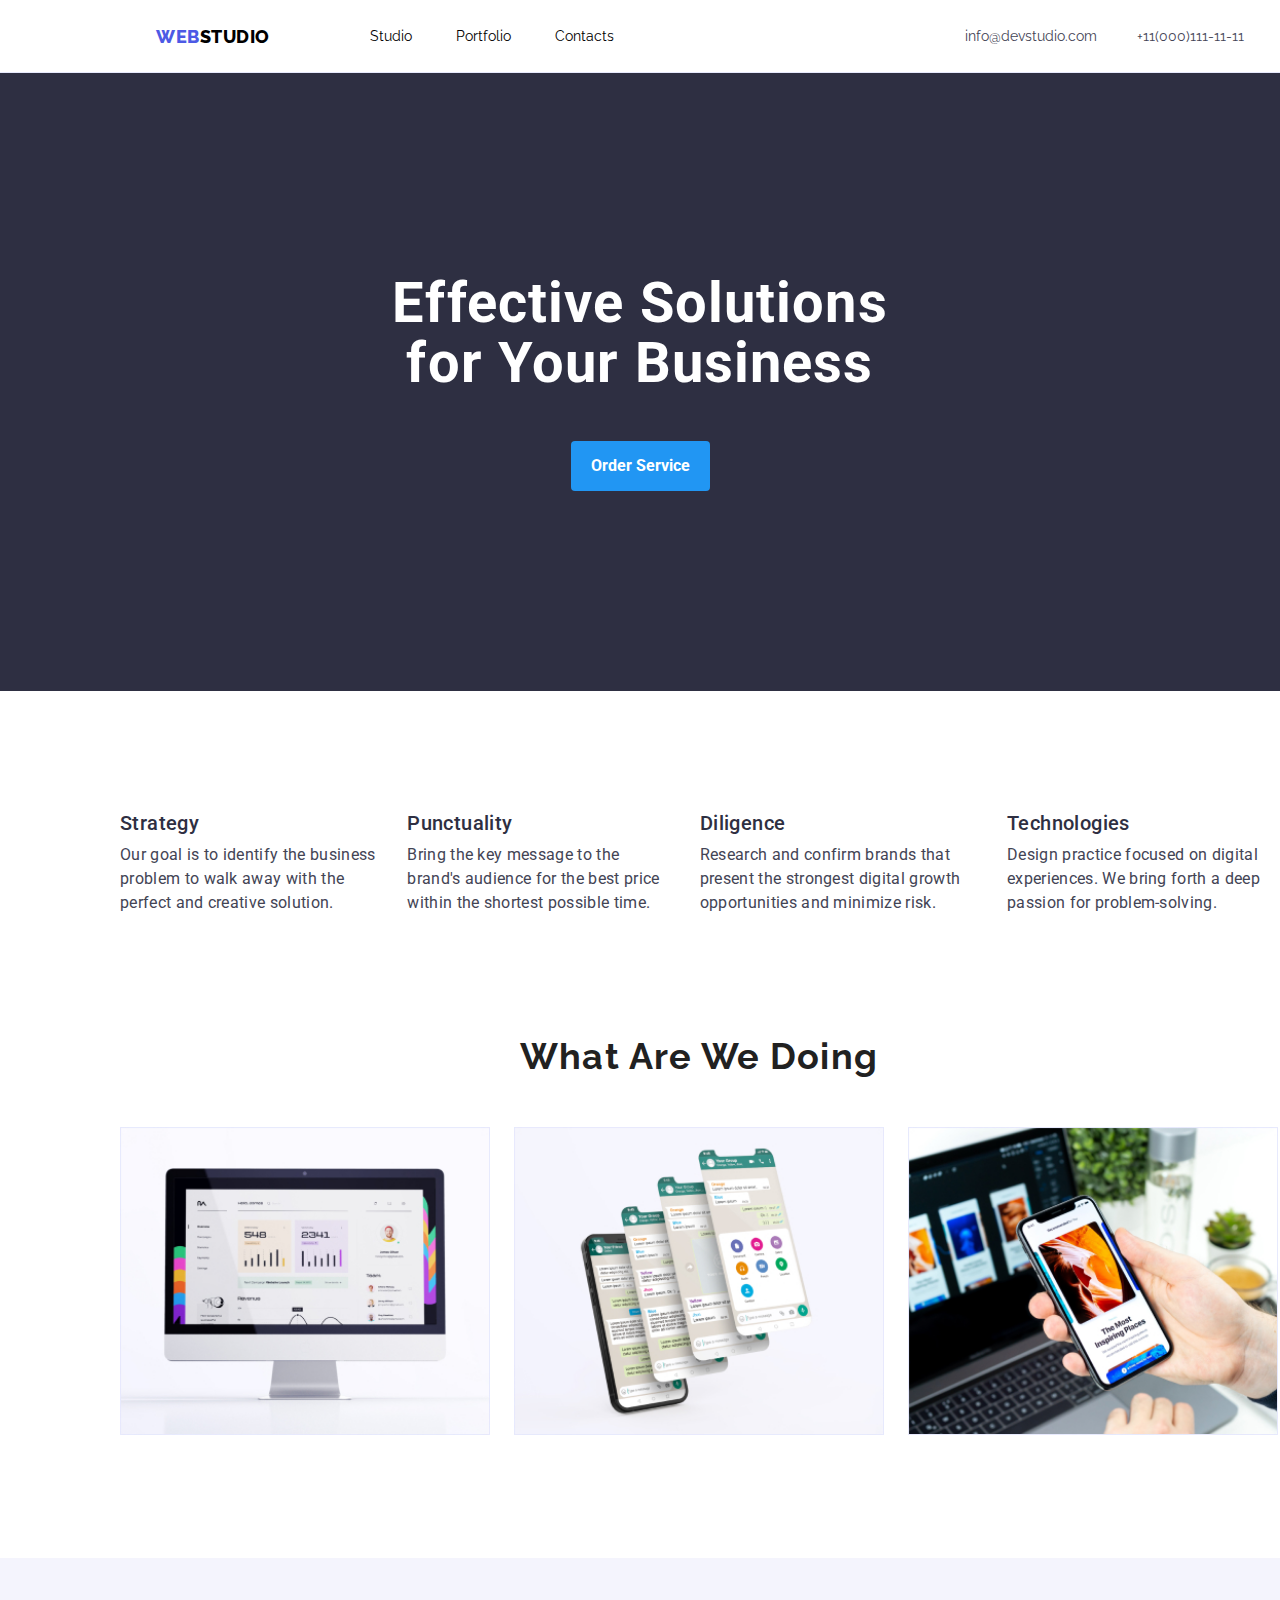
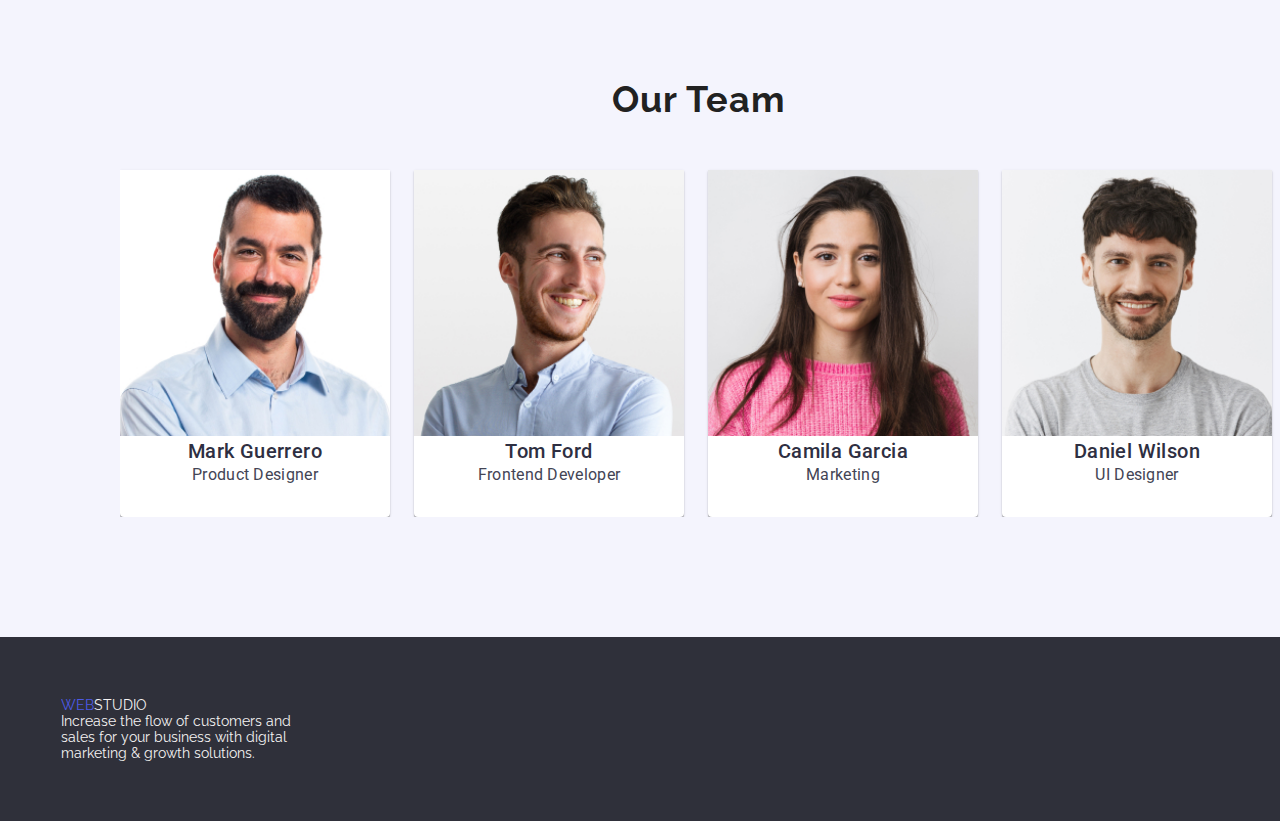
<file: index.html>
<!DOCTYPE html>
<html lang="en">
  <head>
    <meta charset="UTF-8" />
    <meta name="viewport" content="width=device-width, initial-scale=1.0" />
    <title>Webstudio</title>
    <link
      rel="stylesheet"
      href="https://fonts.googleapis.com/css2?family=Raleway:wght@700&family=Roboto:wght@400;500;700;900&display=swap"
    />
    <link
      rel="stylesheet"
      href="https://cdnjs.cloudflare.com/ajax/libs/modern-normalize/2.0.0/modern-normalize.min.css"
      integrity="sha512-4xo8blKMVCiXpTaLzQSLSw3KFOVPWhm/TRtuPVc4WG6kUgjH6J03IBuG7JZPkcWMxJ5huwaBpOpnwYElP/m6wg=="
      crossorigin="anonymous"
      referrerpolicy="no-referrer"
    />
    <link rel="stylesheet" href="./css/styles.css" />
  </head>
  <body>
    <header class="headerBoarder">
      <div class="container header-container">
        <nav class="nav-container">
          <a class="link nav-logo-text" href="./index.html"
            ><span class="web-color">WEB</span>STUDIO</a
          >
          <ul class="list nav-links-list">
            <li class="nav-links-items">
              <a class="link nav-links" href="./index.html">Studio</a>
            </li>
            <li class="nav-links-items">
              <a class="link nav-links" href="./portfolio.html">Portfolio</a>
            </li>
            <li class="nav-links-items">
              <a class="link nav-links" href="#">Contacts</a>
            </li>
          </ul>
        </nav>
        <ul class="list nav-contacts">
          <li class="nav-links-items">
            <a class="link nav-contact-links" href="mailto:info@devstudio.com"
              >info@devstudio.com</a
            >
          </li>
          <li class="nav-links-items">
            <a class="link nav-contact-links" href="tel:+639352629045"
              >+11(000)111-11-11</a
            >
          </li>
        </ul>
      </div>
    </header>
    <main>
      <!-- this is the hero section -->
      <section class="hero">
        <div class="container hero-container">
          <h1 class="hero-container-text">
            Effective Solutions<br />
            for Your Business
          </h1>
          <button type="submit" class="hero-container-button">
            Order Service
          </button>
        </div>
      </section>
      <!-- this is the services section -->
      <section class="section">
        <div class="container content-container">
          <ul class="list content-list">
            <li class="text-container">
              <h3 class="text-title">Strategy</h3>
              <p class="text">
                Our goal is to identify the business problem to walk away with
                the perfect and creative solution.
              </p>
            </li>

            <li class="text-container">
              <h3 class="text-title">Punctuality</h3>
              <p class="text">
                Bring the key message to the brand's audience for the best price
                within the shortest possible time.
              </p>
            </li>

            <li class="text-container">
              <h3 class="text-title">Diligence</h3>
              <p class="text">
                Research and confirm brands that present the strongest digital
                growth opportunities and minimize risk.
              </p>
            </li>

            <li class="text-container">
              <h3 class="text-title">Technologies</h3>
              <p class="text">
                Design practice focused on digital experiences. We bring forth a
                deep passion for problem-solving.
              </p>
            </li>
          </ul>
        </div>
      </section>

      <!--this is the services section  -->
      <section class="section section-padding-to-zero">
        <div class="container flex-container">
          <h2 class="title">What Are We Doing</h2>
          <ul class="list what-we-do-lists">
            <li class="what-we-do-item">
              <img
                src="./images/desktop.jpg"
                alt="What we do image 1"
                width="370"
              />
            </li>
            <li class="what-we-do-item">
              <img
                src="./images/mobilephone.jpg"
                alt="What we do image 2"
                width="370"
              />
            </li>
            <li class="what-we-do-item">
              <img
                src="./images/phone.jpg"
                alt="What we do image 3"
                width="370"
              />
            </li>
          </ul>
        </div>
      </section>

      <!-- this is our team section -->
      <section class="section our-team-container">
        <div class="container flex-container">
          <h2 class="title">Our Team</h2>
          <ul class="list team-list">
            <li class="team-item">
              <img
                class="team-image"
                src="./images/mark.jpg"
                alt="Picture of Mark"
                width="270"
              />
              <h3 class="team-name">Mark Guerrero</h3>
              <p class="team-title">Product Designer</p>
            </li>
            <li class="team-item">
              <img
                class="team-image"
                src="./images/tom.jpg"
                alt="Picture of Tom"
                width="270"
              />
              <h3 class="team-name">Tom Ford</h3>
              <p class="team-title">Frontend Developer</p>
            </li>

            <li class="team-item">
              <img
                class="team-image"
                src="./images/camila.jpg"
                alt="Picture of Camila"
                width="270"
              />
              <h3 class="team-name">Camila Garcia</h3>
              <p class="team-title">Marketing</p>
            </li>

            <li class="team-item">
              <img
                class="team-image"
                src="./images/daniel.jpg"
                alt="Picture of Daniel"
                width="270"
              />
              <h3 class="team-name">Daniel Wilson</h3>
              <p class="team-title">UI Designer</p>
            </li>
          </ul>
        </div>
      </section>
    </main>
    <footer class="footer">
      <div class="container flex-container">
        <a class="link footer-text" href="./index.html"
          ><span class="web-color">WEB</span
          ><span class="studio-color">STUDIO</span></a
        >
        <p class="footer-p">
          Increase the flow of customers and<br />
          sales for your business with digital<br />
          marketing & growth solutions.
        </p>
      </div>
    </footer>
  </body>
</html>
</file>
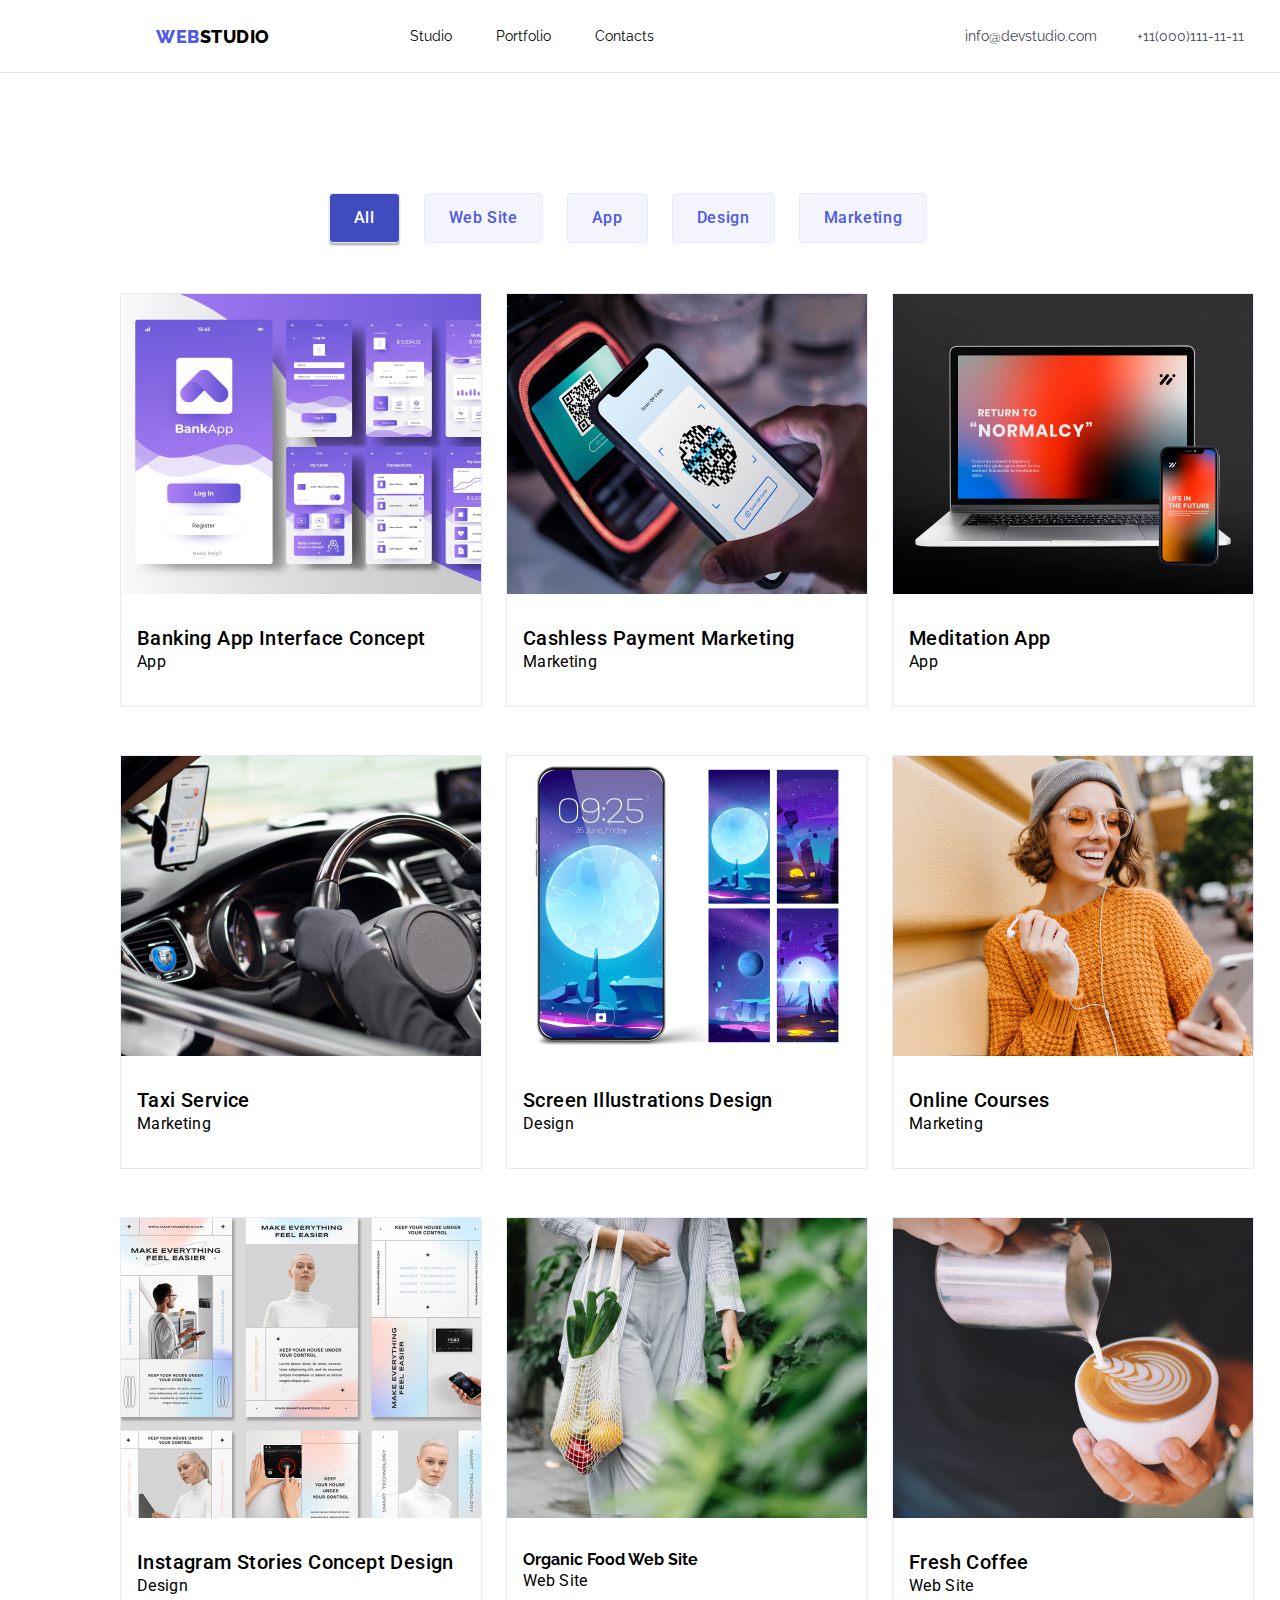
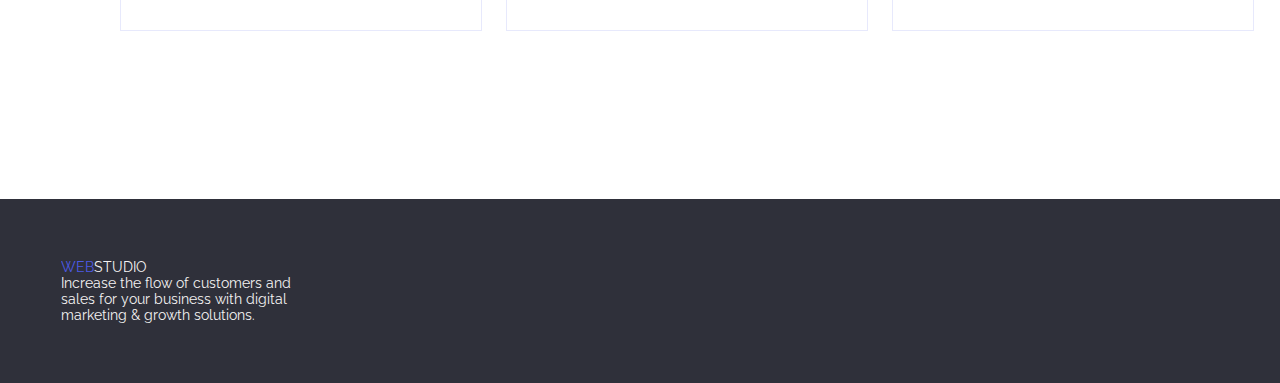
<file: portfolio.html>
<!DOCTYPE html>
<html lang="en">
  <head>
    <meta charset="UTF-8" />
    <meta name="viewport" content="width=device-width, initial-scale=1.0" />
    <title>Portfolio</title>

    <link
      rel="stylesheet"
      href="https://fonts.googleapis.com/css2?family=Raleway:wght@700&family=Roboto:wght@400;500;700;900&display=swap"
    />
    <link
      rel="stylesheet"
      href="https://cdnjs.cloudflare.com/ajax/libs/modern-normalize/2.0.0/modern-normalize.min.css"
      integrity="sha512-4xo8blKMVCiXpTaLzQSLSw3KFOVPWhm/TRtuPVc4WG6kUgjH6J03IBuG7JZPkcWMxJ5huwaBpOpnwYElP/m6wg=="
      crossorigin="anonymous"
      referrerpolicy="no-referrer"
    />
    <link rel="stylesheet" href="./css/styles.css" />
  </head>
  <body>
    <header class="headerBoarder">
      <div class="container header-container">
        <nav class="nav-container">
          <a class="link nav-logo-text" href="./index.html"
            ><span class="web-color">WEB</span>STUDIO</a
          >
          <ul class="nav-links-list">
            <li class="nav-links-items">
              <a class="link nav-links" href="./index.html">Studio</a>
            </li>
            <li class="nav-links-items">
              <a class="link nav-links" href="./portfolio.html">Portfolio</a>
            </li>
            <li class="nav-links-items">
              <a class="link nav-links" href="#">Contacts</a>
            </li>
          </ul>
        </nav>

        <ul class="list nav-contacts">
          <li class="nav-links-items">
            <a class="link nav-contact-links" href="mailto:info@devstudio.com"
              >info@devstudio.com</a
            >
          </li>
          <li class="nav-links-items">
            <a class="link nav-contact-links" href="tel:+639352629045"
              >+11(000)111-11-11</a
            >
          </li>
        </ul>
      </div>
    </header>
    <main>
      <section class="section">
        <div class="container"></div>
        <ul class="list filter">
          <li class="filter-item">
            <button type="button" class="filter-button current-filter">
              All
            </button>
          </li>
          <li class="filter-item">
            <button type="button" class="filter-button">Web Site</button>
          </li>
          <li class="filter-item">
            <button type="button" class="filter-button">App</button>
          </li>
          <li class="filter-item">
            <button type="button" class="filter-button">Design</button>
          </li>
          <li class="filter-item">
            <button type="button" class="filter-button">Marketing</button>
          </li>
        </ul>
        <div class="container">
          <ul class="list products">
            <li class="product-item">
              <img src="./images/img1.jpg" alt="Banking Interface Concept" />
              <div class="product-wrapper">
                <h3 class="product-title">Banking App Interface Concept</h3>
                <p class="product-description">App</p>
              </div>
            </li>
            <li class="product-item">
              <img src="./images/img2.png" alt="Cashless Payment Marketing" />
              <div class="product-wrapper">
                <h3 class="product-title">Cashless Payment Marketing</h3>
                <p class="product-description">Marketing</p>
              </div>
            </li>
            <li class="product-item">
              <img src="./images/img3.jpg" alt="Meditation App" />
              <div class="product-wrapper">
                <h3 class="product-title">Meditation App</h3>
                <p class="product-description">App</p>
              </div>
            </li>
            <li class="product-item">
              <img src="./images/img4.jpg" alt="taxi service" />
              <div class="product-wrapper">
                <h3 class="product-title">Taxi Service</h3>
                <p class="product-description">Marketing</p>
              </div>
            </li>
            <li class="product-item">
              <img src="./images/img5.jpg" alt="Illusttration Design" />
              <div class="product-wrapper">
                <h3 class="product-title">Screen Illustrations Design</h3>
                <p class="product-description">Design</p>
              </div>
            </li>
            <li class="product-item">
              <img src="./images/img6.jpg" alt="Oline Courses" />
              <div class="product-wrapper">
                <h3 class="product-title">Online Courses</h3>
                <p class="product-description">Marketing</p>
              </div>
            </li>
            <li class="product-item">
              <img src="./images/img7.jpg" alt="Instagram Stories" />
              <div class="product-wrapper">
                <h3 class="product-title">Instagram Stories Concept Design</h3>
                <p class="product-description">Design</p>
              </div>
            </li>
            <li class="product-item">
              <img src="./images/img8.jpg" alt="Organic Food Web Site" />
              <div class="product-wrapper">
                <h3>Organic Food Web Site</h3>
                <p class="product-description">Web Site</p>
              </div>
            </li>
            <li class="product-item">
              <img src="./images/img9.jpg" alt="Fresh Coffe" />
              <div class="product-wrapper">
                <h3 class="product-title">Fresh Coffee</h3>
                <p class="product-description">Web Site</p>
              </div>
            </li>
          </ul>
        </div>
      </section>
    </main>
    <footer class="footer">
      <div class="container flex-container">
        <a class="link footer-text" href="./index.html"
          ><span class="web-color">WEB</span
          ><span class="studio-color">STUDIO</span></a
        >
        <p class="footer-p">
          Increase the flow of customers and<br />
          sales for your business with digital<br />
          marketing & growth solutions.
        </p>
      </div>
    </footer>
  </body>
</html>
</file>
<file: css/styles.css>
:root {
  --navyblue: #2e2f42;
  --aqua: #1aaaaa;
  --darkblue: #2e2f42;
  --light: #f5f3f3;
  --cornflower: #e7e9fc;
  --cloud: #f4f4fd;
  --ocean: #404bbf;
  --iris: #4d5ae5;
  --white: #fff;
  --slate: #434455;
}
h1,
h2,
h3,
h4,
h5,
h6,
p {
  font-family: 'Raleway', sans-serif;
  margin: 0;
}
html {
  box-sizing: border-box;
}

*,
*::after,
*::before {
  box-sizing: inherit;
}
body {
  margin: 0;
  font-family: 'Raleway', 'Roboto', sans-serif;
  color: --navyblue;
  font-size: 14px;
  font-style: normal;
  font-weight: 400;
}
.link {
  text-decoration: none;
  color: inherit;
}
.list {
  list-style: none;
  padding: 0;
  margin: 0;
}
.img {
  display: block;
  max-width: 100%;
  height: auto;
}
.container {
  width: 1158px;
  margin: auto;
  overflow: auto;
}
.headerBoarder {
  border-bottom: 1px solid #e7e9fc;
}
.header-container {
  display: flex;
  justify-content: space-between;
  width: 1440px;
  height: 72px;
  flex-shrink: 0;
}
.nav-container {
  display: flex;
  justify-content: space-between;
  align-items: center;
}

.nav-logo-text {
  font-family: Raleway;
  font-size: 18px;
  font-style: normal;
  font-weight: 800;
  line-height: 21px; /* 116.667% */
  letter-spacing: 0.54px;
  text-transform: uppercase;
  margin-left: 156px;
}
.nav-links-list {
  margin: 0 0 0 100px;
}
.web-color {
  color: var(--iris);
}
.nav-links-items {
  display: inline-flex;
  align-items: flex-start;
  margin-right: 40px;
}
.nav-contacts {
  display: flex;
  justify-content: space-between;
  align-items: center;
  margin-right: 156px;
}

.nav-contact-links {
  color: var(--slate);
}
.nav-links:hover {
  color: var(--ocean);
}
.nav-contact-links:hover {
  color: var(--ocean);
}
/* hero section */
.hero-container-text {
  color: var(--white);
  text-align: center;
  font-family: Roboto;
  font-size: 56px;
  font-style: normal;
  font-weight: 700;
  line-height: 60px;
  letter-spacing: 1.12px;
}
/* hero background */
.hero {
  padding: 200px 0 200px 0px;
  background-color: var(--navyblue);
  flex-shrink: 0;
}
/* herocontainer */
.hero-container {
  align-items: center;
  display: flex;
  flex-direction: column;
}
/*Section Padding  */
.section {
  padding: 120px 120px;
}
/* hero button order */
.hero-container-button {
  background-color: #2196f3;
  padding: 10px 20px 10px 20px;
  color: white;
  font-family: 'Roboto';
  font-size: 16px;
  font-weight: 700;
  line-height: 30px;
  border: none;
  border-radius: 4px;
  cursor: pointer;
  margin-top: 48px;
}
.hero-container-button:hover {
  border-radius: 4px;
  background: var(--OCEAN, #404bbf);
  box-shadow: 0px 4px 4px 0px rgba(0, 0, 0, 0.15);
}
/* section content list */
.content-list {
  display: flex;
}

.text-container:not(:last-child) {
  margin-right: 24px;
}
.text-title {
  color: var(--navyblue);
  font-family: Roboto;
  font-size: 20px;
  font-style: normal;
  font-weight: 500;
  line-height: 24px;
  letter-spacing: 0.4px;
  margin-bottom: 8px;
}

.text {
  color: var(--slate);
  font-family: Roboto;
  font-size: 16px;
  font-style: normal;
  font-weight: 400;
  line-height: 24px;
  letter-spacing: 0.32px;
}
/* Services Section */
.section-padding-to-zero {
  padding-top: 0px;
}

/* flex container */
.flex-container {
  display: flex;
  flex-direction: column;
}
.title {
  margin: 0px;
  margin-bottom: 50px;
  font-weight: 700;
  font-size: 36px;
  line-height: 42px;
  text-align: center;
  letter-spacing: 0.03em;
  color: #212121;
}
/* displaying image to flex */
.what-we-do-lists {
  display: flex;
}
/* what do we do item marginlast child */
.what-we-do-item:not(:last-child) {
  margin-right: 24px;
}
/* our Team section */
.our-team-container {
  background-color: var(--cloud);
}
/* team list flex */
.team-list {
  display: flex;
}
.team-item:not(:last-child) {
  margin-right: 24px;
}
.team-item {
  background: #ffffff;
  box-shadow: 0px 1px 3px rgba(0, 0, 0, 0.12), 0px 1px 1px rgba(0, 0, 0, 0.14),
    0px 2px 1px rgba(0, 0, 0, 0.2);
  border-radius: 0px 0px 4px 4px;
  padding-bottom: 30px;
}
.team-name {
  color: var(--NAVY-BLUE, #2e2f42);
  text-align: center;
  font-family: Roboto;
  font-size: 20px;
  font-style: normal;
  font-weight: 500;
  line-height: 24px;
  letter-spacing: 0.4px;
}
.team-title {
  color: var(--SLATE, #434455);
  text-align: center;
  font-family: Roboto;
  font-size: 16px;
  font-style: normal;
  font-weight: 400;
  line-height: 24px;
  letter-spacing: 0.32px;
}
.footer-p,
.studio-color {
  color: var(--light);
}
.footer {
  background-color: #2f303a;
  padding-top: 60px;
  padding-bottom: 60px;
}

.btn-menu:hover {
  color: var(--cloud);
  background-color: var(--ocean);
  cursor: pointer;
}

/* portfolio button section */
.filter {
  display: flex;
  align-items: center;
  justify-content: center;
  margin-bottom: 50px;
}
.filter-button.current-filter {
  color: var(--white);
  background: var(--ocean);
  box-shadow: 0px 2px 2px 0px rgba(0, 0, 0, 0.12),
    0px 2px 1px 0px rgba(0, 0, 0, 0.08), 0px 3px 1px 0px rgba(0, 0, 0, 0.1);
}
/* button hover and focus */
.filter-button:hover,
.filter-button:focus {
  color: var(--white);
  background: var(--ocean);
}
/* button size */
.filter-button {
  display: flex;
  padding: 12px 24px;
  justify-content: center;
  align-items: center;
  border-radius: 4px;
  border: 1px solid var(--CORNFLOWER, #e7e9fc);
  background: var(--CLOUD, #f4f4fd);
  color: var(--IRIS, #4d5ae5);
  text-align: center;
  font-family: Roboto;
  font-size: 16px;
  font-style: normal;
  font-weight: 500;
  line-height: 24px;
  letter-spacing: 0.64px;
  cursor: pointer;
}
/* button margin in between */
.filter-item {
  padding-right: 24px;
}
/* products */
.products {
  display: flex;
  flex-wrap: wrap;
  column-gap: 24px;
}
.product-item {
  border: 1px solid var(--CORNFLOWER, #e7e9fc);
  background: var(--WHITE, #fff);
  display: flex;
  padding-bottom: 32px;
  margin-bottom: 48px;
  flex-direction: column;
  align-items: flex-start;
  gap: 32px;
  flex-shrink: 0;
}
.product-wrapper {
  padding-left: 16px;
  padding-right: 16px;
}
.product-title {
  font-family: Roboto;
  font-size: 20px;
  font-style: normal;
  font-weight: 500;
  line-height: 24px;
  letter-spacing: 0.4px;
}
.product-description {
  font-family: Roboto;
  font-size: 16px;
  font-style: normal;
  font-weight: 400;
  line-height: 24px;
  letter-spacing: 0.32px;
}
</file>
